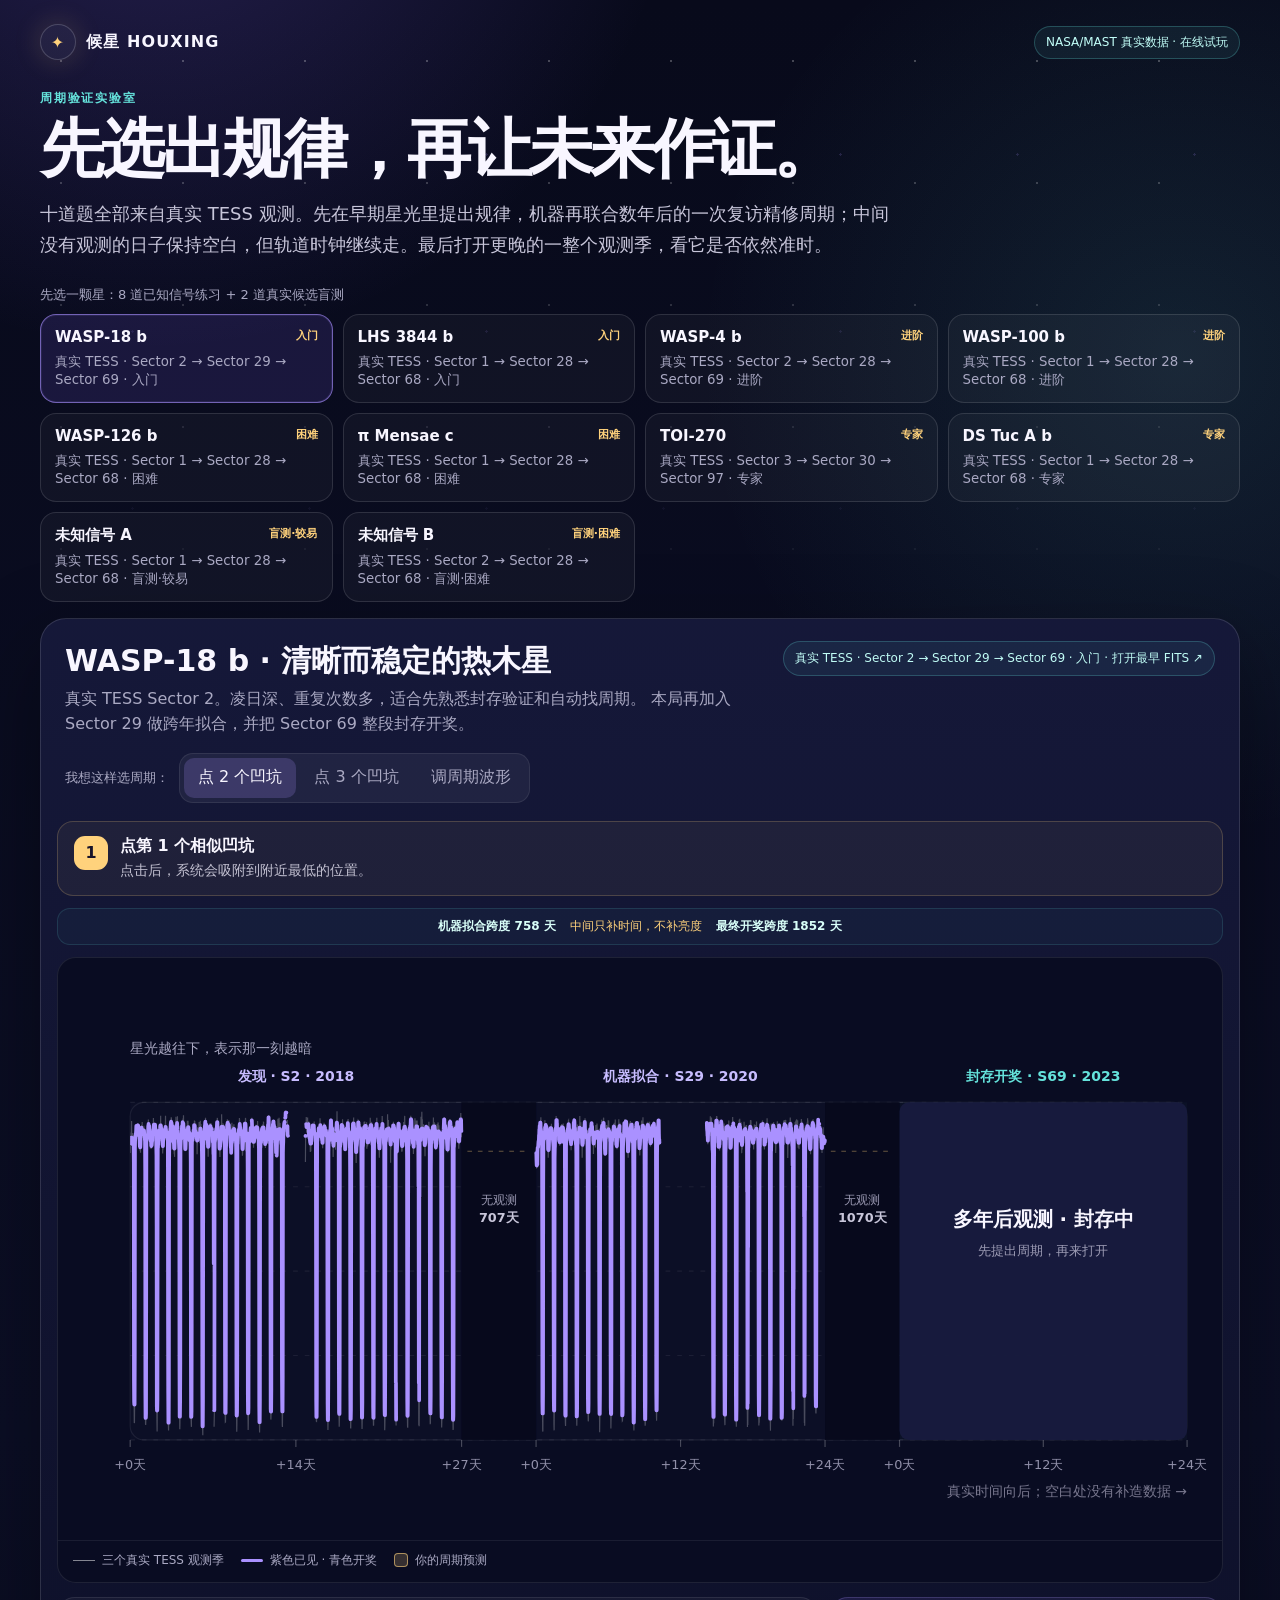
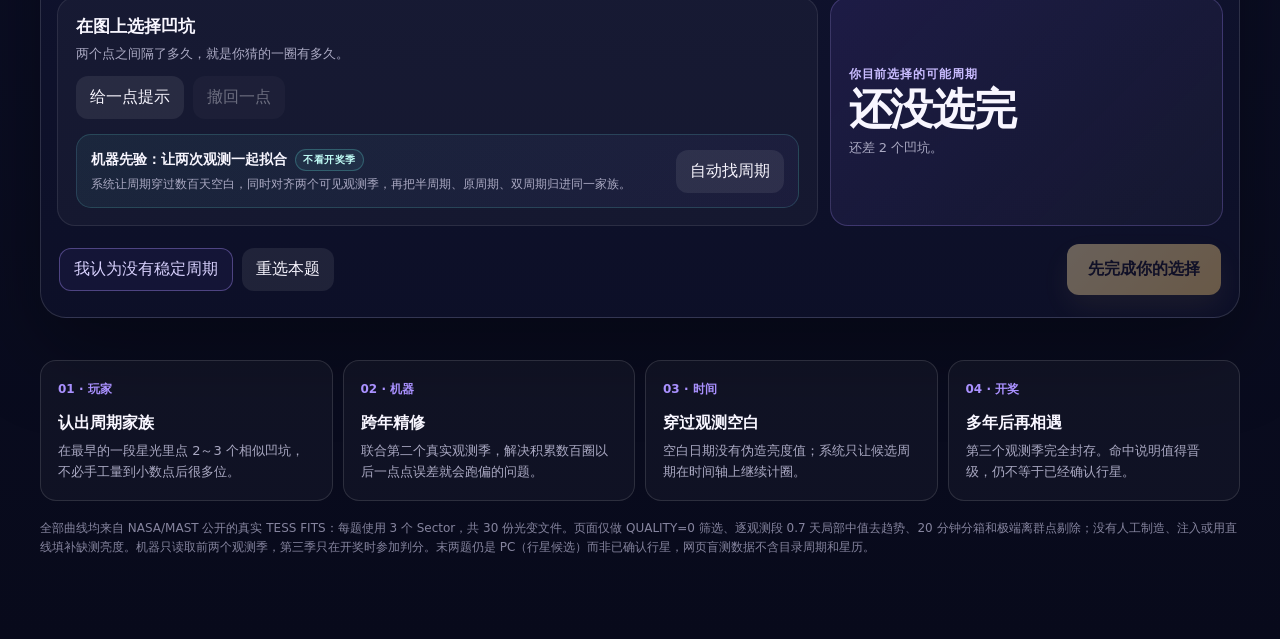
<file: houxing/index.html>
<!doctype html>
<html lang="zh-CN">
<head>
  <meta charset="utf-8">
  <meta name="viewport" content="width=device-width, initial-scale=1">
  <title>候星｜周期验证实验室</title>
  <style>
    :root {
      color-scheme: dark;
      --bg: #080a1b;
      --panel: #141735;
      --panel-2: #0d1028;
      --text: #f8f6ff;
      --muted: #aaa9c3;
      --border: rgba(255,255,255,.12);
      --purple: #aa91ff;
      --purple-2: #765adf;
      --cyan: #65e3dc;
      --gold: #ffd27c;
      --pink: #ff92bf;
      --red: #ff9a9a;
      --green: #83e8ae;
    }
    * { box-sizing: border-box; }
    html { scroll-behavior: smooth; }
    body {
      margin: 0;
      min-width: 320px;
      min-height: 100vh;
      font-family: Inter, ui-sans-serif, system-ui, -apple-system, BlinkMacSystemFont, "Segoe UI", "PingFang SC", "Microsoft YaHei", sans-serif;
      color: var(--text);
      background:
        radial-gradient(circle at 12% -8%, rgba(118,90,223,.28), transparent 33rem),
        radial-gradient(circle at 92% 16%, rgba(101,227,220,.10), transparent 30rem),
        linear-gradient(180deg, #080a1b, #0b0e25 64%, #080a1b);
    }
    body:before {
      content: "";
      position: fixed;
      inset: 0;
      pointer-events: none;
      opacity: .42;
      background-image:
        radial-gradient(circle, rgba(255,255,255,.65) 0 1px, transparent 1.2px),
        radial-gradient(circle, rgba(170,145,255,.52) 0 1px, transparent 1.2px);
      background-position: 0 0, 44px 66px;
      background-size: 122px 122px, 177px 177px;
      mask-image: linear-gradient(to bottom, #000, transparent 75%);
    }
    button, input { font: inherit; }
    button:focus-visible, input:focus-visible {
      outline: 3px solid var(--gold);
      outline-offset: 3px;
    }
    .page {
      position: relative;
      width: min(1200px, calc(100% - 28px));
      margin: 0 auto;
      padding: 24px 0 70px;
    }
    .topbar {
      display: flex;
      justify-content: space-between;
      align-items: center;
      gap: 16px;
      margin-bottom: 30px;
    }
    .brand { display: flex; align-items: center; gap: 10px; font-weight: 850; letter-spacing: .07em; }
    .brand-star {
      display: grid;
      place-items: center;
      width: 36px;
      height: 36px;
      border-radius: 50%;
      color: var(--gold);
      border: 1px solid rgba(255,255,255,.18);
      background: rgba(255,255,255,.05);
      box-shadow: 0 0 28px rgba(255,210,124,.18);
    }
    .offline {
      padding: 7px 11px;
      border: 1px solid rgba(101,227,220,.25);
      border-radius: 999px;
      color: #c3fff9;
      background: rgba(101,227,220,.07);
      font-size: 12px;
    }
    .intro { max-width: 920px; margin-bottom: 25px; }
    .eyebrow { margin: 0 0 9px; color: var(--cyan); font-size: 12px; font-weight: 900; letter-spacing: .15em; }
    h1 { margin: 0; font-size: clamp(34px, 5.5vw, 64px); line-height: 1.05; letter-spacing: -.045em; }
    .intro p:last-child { max-width: 850px; margin: 16px 0 0; color: #c8c6da; font-size: 18px; line-height: 1.72; }
    .dataset-label { margin: 0 0 10px; color: var(--muted); font-size: 13px; }
    .dataset-tabs {
      display: grid;
      grid-template-columns: repeat(4, 1fr);
      gap: 10px;
      margin-bottom: 16px;
    }
    .dataset {
      min-height: 86px;
      padding: 13px 14px;
      text-align: left;
      color: var(--text);
      border: 1px solid var(--border);
      border-radius: 16px;
      background: rgba(255,255,255,.035);
      cursor: pointer;
      transition: .2s ease;
    }
    .dataset:hover { transform: translateY(-2px); background: rgba(255,255,255,.06); }
    .dataset.active { border-color: rgba(170,145,255,.62); background: rgba(118,90,223,.16); box-shadow: inset 0 0 0 1px rgba(170,145,255,.1); }
    .dataset-top { display: flex; justify-content: space-between; gap: 10px; margin-bottom: 7px; }
    .dataset strong { font-size: 15px; }
    .dataset small { display: block; color: var(--muted); line-height: 1.35; }
    .difficulty { color: var(--gold); font-size: 11px; font-weight: 850; }
    .dataset-status { color: var(--green); }
    .lab {
      overflow: hidden;
      border: 1px solid rgba(255,255,255,.13);
      border-radius: 26px;
      background: linear-gradient(180deg, rgba(22,25,58,.96), rgba(13,16,40,.97));
      box-shadow: 0 30px 85px rgba(0,0,0,.35);
    }
    .lab-head {
      display: grid;
      grid-template-columns: minmax(0,1fr) auto;
      align-items: start;
      gap: 22px;
      padding: 22px 24px 16px;
    }
    .star-name { margin: 0 0 5px; font-size: clamp(21px, 3vw, 30px); }
    .star-desc { margin: 0; color: var(--muted); line-height: 1.55; }
    .source-badge {
      padding: 8px 11px;
      border: 1px solid rgba(101,227,220,.24);
      border-radius: 999px;
      color: #c0fcf6;
      background: rgba(101,227,220,.07);
      font-size: 12px;
      white-space: nowrap;
      text-decoration: none;
    }
    .source-badge:hover { border-color: rgba(101,227,220,.5); background: rgba(101,227,220,.12); }
    .mode-row {
      display: flex;
      align-items: center;
      gap: 10px;
      padding: 0 24px 18px;
      overflow-x: auto;
    }
    .mode-label { color: var(--muted); font-size: 13px; white-space: nowrap; }
    .segmented {
      display: inline-flex;
      gap: 4px;
      padding: 4px;
      border-radius: 14px;
      background: rgba(255,255,255,.055);
      border: 1px solid rgba(255,255,255,.08);
    }
    .mode {
      min-height: 40px;
      padding: 0 14px;
      border: 0;
      border-radius: 10px;
      color: var(--muted);
      background: transparent;
      cursor: pointer;
      white-space: nowrap;
    }
    .mode.active { color: var(--text); background: rgba(170,145,255,.2); }
    .instruction {
      display: flex;
      align-items: flex-start;
      gap: 12px;
      margin: 0 16px 12px;
      padding: 14px 16px;
      border: 1px solid rgba(255,210,124,.20);
      border-radius: 16px;
      background: rgba(255,210,124,.055);
    }
    .step {
      display: grid;
      flex: 0 0 auto;
      place-items: center;
      width: 34px;
      height: 34px;
      border-radius: 11px;
      color: #171329;
      background: var(--gold);
      font-weight: 900;
    }
    .instruction strong { display: block; margin: 0 0 3px; font-size: 16px; }
    .instruction p { margin: 0; color: #c1bfd0; line-height: 1.5; font-size: 14px; }
    .baseline-summary {
      display: flex;
      align-items: center;
      justify-content: center;
      flex-wrap: wrap;
      gap: 8px 14px;
      margin: 0 16px 12px;
      padding: 9px 13px;
      color: #c9c7d8;
      border: 1px solid rgba(101,227,220,.14);
      border-radius: 13px;
      background: rgba(101,227,220,.035);
      font-size: 12px;
    }
    .baseline-summary span { color: #d9fff9; font-weight: 850; }
    .baseline-summary i { color: var(--gold); font-style: normal; }
    .chart-shell {
      margin: 0 16px;
      overflow: hidden;
      border: 1px solid rgba(255,255,255,.09);
      border-radius: 19px;
      background: #090c22;
    }
    #mainChart {
      display: block;
      width: 100%;
      min-height: 390px;
      height: auto;
      cursor: crosshair;
      touch-action: manipulation;
      user-select: none;
    }
    .legend {
      display: flex;
      flex-wrap: wrap;
      gap: 9px 17px;
      padding: 11px 15px 13px;
      color: var(--muted);
      border-top: 1px solid rgba(255,255,255,.07);
      font-size: 12px;
    }
    .key { display: inline-flex; align-items: center; gap: 7px; }
    .key i { display: inline-block; }
    .raw-key { width: 22px; height: 1px; background: rgba(255,255,255,.5); }
    .smooth-key { width: 22px; height: 3px; border-radius: 3px; background: var(--purple); }
    .guess-key { width: 14px; height: 14px; border: 1px solid rgba(255,210,124,.6); border-radius: 4px; background: rgba(255,210,124,.18); }
    .control-grid {
      display: grid;
      grid-template-columns: minmax(0, 1.45fr) minmax(280px, .75fr);
      gap: 12px;
      margin: 14px 16px 0;
    }
    .control-card, .answer-card {
      padding: 17px 18px;
      border: 1px solid rgba(255,255,255,.09);
      border-radius: 18px;
      background: rgba(255,255,255,.035);
    }
    .control-card h3, .answer-card h3 { margin: 0 0 6px; font-size: 17px; }
    .control-card > p, .answer-card > p { margin: 0; color: var(--muted); line-height: 1.5; font-size: 13px; }
    .click-controls { display: flex; flex-wrap: wrap; align-items: center; gap: 9px; margin-top: 13px; }
    .wave-controls { display: none; margin-top: 14px; }
    .wave-controls.show { display: grid; gap: 13px; }
    .auto-tool {
      margin-top: 15px;
      padding: 14px;
      border: 1px solid rgba(101,227,220,.18);
      border-radius: 15px;
      background: linear-gradient(135deg, rgba(101,227,220,.07), rgba(118,90,223,.07));
    }
    .auto-head {
      display: flex;
      align-items: center;
      justify-content: space-between;
      gap: 14px;
    }
    .auto-title { display: flex; align-items: center; gap: 8px; margin-bottom: 4px; }
    .auto-title strong { font-size: 14px; }
    .auto-pill {
      padding: 3px 7px;
      border: 1px solid rgba(101,227,220,.26);
      border-radius: 999px;
      color: #bffbf5;
      background: rgba(101,227,220,.07);
      font-size: 10px;
      font-weight: 850;
      letter-spacing: .05em;
    }
    .auto-copy { margin: 0; color: var(--muted); font-size: 12px; line-height: 1.5; }
    .auto-button { flex: 0 0 auto; color: #d6fffb; border: 1px solid rgba(101,227,220,.3); background: rgba(101,227,220,.10); }
    .auto-progress {
      display: none;
      height: 5px;
      margin-top: 13px;
      overflow: hidden;
      border-radius: 99px;
      background: rgba(255,255,255,.07);
    }
    .auto-progress.show { display: block; }
    .auto-progress i {
      display: block;
      width: 38%;
      height: 100%;
      border-radius: inherit;
      background: linear-gradient(90deg, var(--purple), var(--cyan));
      animation: scan 1s ease-in-out infinite alternate;
    }
    .auto-results { display: none; margin-top: 12px; }
    .auto-results.show { display: block; animation: rise .3s ease both; }
    .auto-summary { margin: 0 0 9px; color: #d7d5e4; font-size: 12px; line-height: 1.55; }
    .auto-candidates { display: grid; grid-template-columns: repeat(3,1fr); gap: 7px; }
    .auto-candidate {
      min-width: 0;
      padding: 10px;
      text-align: left;
      color: var(--text);
      border: 1px solid rgba(255,255,255,.10);
      border-radius: 11px;
      background: rgba(5,8,24,.42);
      cursor: pointer;
    }
    .auto-candidate:hover { border-color: rgba(101,227,220,.42); background: rgba(101,227,220,.07); }
    .auto-candidate.selected { border-color: var(--cyan); box-shadow: inset 0 0 0 1px rgba(101,227,220,.18); }
    .auto-rank { display: block; margin-bottom: 3px; color: var(--cyan); font-size: 10px; font-weight: 850; }
    .auto-period { display: block; overflow: hidden; text-overflow: ellipsis; white-space: nowrap; font-weight: 850; font-size: 13px; }
    .auto-score { display: block; margin-top: 4px; color: var(--muted); font-size: 10px; }
    .slider-row {
      display: grid;
      grid-template-columns: 120px minmax(120px,1fr) 95px;
      align-items: center;
      gap: 12px;
    }
    .slider-row label { color: #dad7e7; font-size: 13px; }
    .slider-row output { color: var(--gold); text-align: right; font-variant-numeric: tabular-nums; font-size: 13px; }
    input[type="range"] { width: 100%; accent-color: var(--gold); }
    .btn {
      min-height: 43px;
      padding: 0 14px;
      border: 0;
      border-radius: 12px;
      color: var(--text);
      background: rgba(255,255,255,.08);
      cursor: pointer;
      transition: .2s ease;
    }
    .btn:hover:not(:disabled) { transform: translateY(-1px); background: rgba(255,255,255,.13); }
    .btn:disabled { opacity: .38; cursor: not-allowed; }
    .btn.active { color: #171329; background: var(--cyan); font-weight: 850; }
    .btn-outline { color: #d9d2ff; border: 1px solid rgba(170,145,255,.38); background: rgba(118,90,223,.08); }
    .answer-card {
      display: flex;
      flex-direction: column;
      justify-content: center;
      border-color: rgba(170,145,255,.24);
      background: linear-gradient(135deg, rgba(118,90,223,.14), rgba(255,255,255,.03));
    }
    .answer-label { color: #c9bcff; font-size: 12px; font-weight: 900; letter-spacing: .08em; }
    .answer-value { margin: 5px 0 7px; font-size: clamp(27px, 4vw, 43px); line-height: 1; letter-spacing: -.03em; font-variant-numeric: tabular-nums; }
    .answer-help { color: var(--muted); font-size: 13px; line-height: 1.5; }
    .fold {
      display: none;
      margin: 14px 16px 0;
      padding: 17px 18px 12px;
      border: 1px solid rgba(255,255,255,.09);
      border-radius: 18px;
      background: rgba(7,9,27,.58);
    }
    .fold.show { display: block; animation: rise .35s ease both; }
    .fold-head { display: flex; justify-content: space-between; align-items: start; gap: 18px; }
    .fold h3 { margin: 0 0 5px; font-size: 17px; }
    .fold p { margin: 0; color: var(--muted); line-height: 1.5; font-size: 13px; }
    .fold-score { color: var(--cyan); white-space: nowrap; font-size: 13px; }
    #foldChart { display: block; width: 100%; min-height: 220px; height: auto; }
    .actions {
      display: flex;
      align-items: center;
      justify-content: space-between;
      gap: 12px;
      padding: 18px 18px 22px;
    }
    .actions-left { display: flex; flex-wrap: wrap; gap: 9px; }
    .primary {
      min-height: 51px;
      padding: 0 21px;
      color: #171329;
      background: linear-gradient(135deg, #ffe6ae, var(--gold));
      font-weight: 900;
      box-shadow: 0 12px 30px rgba(255,210,124,.17);
    }
    .primary:hover:not(:disabled) { background: linear-gradient(135deg, #fff0ca, #ffd27c); box-shadow: 0 15px 36px rgba(255,210,124,.24); }
    .result {
      display: none;
      margin: 0 16px 22px;
      padding: clamp(21px, 4vw, 32px);
      border: 1px solid rgba(101,227,220,.30);
      border-radius: 20px;
      background: linear-gradient(135deg, rgba(101,227,220,.13), rgba(118,90,223,.13));
    }
    .result.show { display: block; animation: rise .4s ease both; }
    .result.miss { border-color: rgba(255,154,154,.3); background: rgba(255,154,154,.065); }
    .result.partial { border-color: rgba(255,210,124,.32); background: rgba(255,210,124,.065); }
    .result-kicker { margin: 0 0 7px; color: var(--cyan); font-size: 12px; font-weight: 900; letter-spacing: .12em; }
    .result.miss .result-kicker { color: var(--red); }
    .result.partial .result-kicker { color: var(--gold); }
    .result h2 { margin: 0; font-size: clamp(25px,4vw,40px); letter-spacing: -.03em; }
    .result-copy { max-width: 900px; margin: 12px 0 18px; color: #d0cede; line-height: 1.7; }
    .checks { display: grid; grid-template-columns: repeat(3,1fr); gap: 9px; }
    .check { padding: 13px; border-radius: 13px; background: rgba(4,6,20,.32); color: #cbc9d8; line-height: 1.45; font-size: 13px; }
    .check strong { display: block; margin-bottom: 4px; color: var(--text); }
    .explain {
      display: grid;
      grid-template-columns: repeat(4,1fr);
      gap: 10px;
      margin-top: 42px;
    }
    .explain article { padding: 17px; border: 1px solid var(--border); border-radius: 16px; background: rgba(255,255,255,.03); }
    .explain span { color: var(--purple); font-size: 12px; font-weight: 900; }
    .explain h3 { margin: 15px 0 7px; font-size: 16px; }
    .explain p { margin: 0; color: var(--muted); font-size: 13px; line-height: 1.6; }
    .footnote { margin-top: 18px; color: #85849e; font-size: 12px; line-height: 1.6; }
    .toast {
      position: fixed;
      left: 50%;
      bottom: 22px;
      z-index: 10;
      max-width: calc(100% - 28px);
      padding: 11px 15px;
      transform: translate(-50%, 20px);
      opacity: 0;
      pointer-events: none;
      color: var(--text);
      border: 1px solid rgba(255,255,255,.17);
      border-radius: 12px;
      background: rgba(15,18,44,.96);
      box-shadow: 0 16px 45px rgba(0,0,0,.38);
      transition: .22s ease;
    }
    .toast.show { opacity: 1; transform: translate(-50%,0); }
    @keyframes rise { from { opacity: 0; transform: translateY(10px); } to { opacity: 1; transform: none; } }
    @keyframes scan { from { transform: translateX(-15%); } to { transform: translateX(180%); } }
    @media (max-width: 860px) {
      .dataset-tabs { grid-template-columns: repeat(2,1fr); }
      .control-grid { grid-template-columns: 1fr; }
      .checks { grid-template-columns: 1fr; }
      .explain { grid-template-columns: repeat(2,1fr); }
    }
    @media (max-width: 560px) {
      .page { width: min(100% - 18px,1200px); padding-top: 16px; }
      .offline { display: none; }
      .dataset-tabs { grid-template-columns: 1fr 1fr; }
      .dataset { min-height: 96px; padding: 11px; }
      .lab { border-radius: 20px; }
      .lab-head { grid-template-columns: 1fr; padding: 18px 16px 13px; }
      .source-badge { justify-self: start; }
      .mode-row { padding: 0 16px 15px; }
      .instruction, .baseline-summary, .chart-shell, .control-grid, .fold, .result { margin-left: 8px; margin-right: 8px; }
      #mainChart { min-height: 420px; }
      .slider-row { grid-template-columns: 1fr; gap: 5px; }
      .slider-row output { text-align: left; }
      .auto-head { align-items: stretch; flex-direction: column; }
      .auto-button { width: 100%; }
      .auto-candidates { grid-template-columns: 1fr; }
      .fold-head { flex-direction: column; }
      .actions { flex-direction: column-reverse; align-items: stretch; padding: 16px 12px 19px; }
      .primary { width: 100%; }
      .actions-left .btn { flex: 1; }
      .explain { grid-template-columns: 1fr; }
    }
    @media (prefers-reduced-motion: reduce) {
      *,*:before,*:after { animation-duration: .01ms !important; animation-iteration-count: 1 !important; transition-duration: .01ms !important; scroll-behavior: auto !important; }
    }
  </style>
</head>
<body>
  <main class="page">
    <header class="topbar">
      <div class="brand"><span class="brand-star">✦</span><span>候星 HOUXING</span></div>
      <span class="offline">NASA/MAST 真实数据 · 在线试玩</span>
    </header>

    <section class="intro">
      <p class="eyebrow">周期验证实验室</p>
      <h1>先选出规律，再让未来作证。</h1>
      <p>十道题全部来自真实 TESS 观测。先在早期星光里提出规律，机器再联合数年后的一次复访精修周期；中间没有观测的日子保持空白，但轨道时钟继续走。最后打开更晚的一整个观测季，看它是否依然准时。</p>
    </section>

    <p class="dataset-label">先选一颗星：8 道已知信号练习 + 2 道真实候选盲测</p>
    <div class="dataset-tabs" id="datasetTabs"></div>

    <section class="lab">
      <header class="lab-head">
        <div><h2 class="star-name" id="starName"></h2><p class="star-desc" id="starDesc"></p></div>
        <a class="source-badge" id="sourceBadge" target="_blank" rel="noreferrer"></a>
      </header>

      <div class="mode-row">
        <span class="mode-label">我想这样选周期：</span>
        <div class="segmented" role="group" aria-label="选择周期的方式">
          <button class="mode active" data-mode="two" type="button">点 2 个凹坑</button>
          <button class="mode" data-mode="three" type="button">点 3 个凹坑</button>
          <button class="mode" data-mode="wave" type="button">调周期波形</button>
        </div>
      </div>

      <div class="instruction">
        <span class="step" id="stepNumber">1</span>
        <div><strong id="instructionTitle">点第一个你觉得像“遮挡”的凹坑</strong><p id="instructionCopy">点击后，系统会吸附到附近最低的位置。</p></div>
      </div>

      <div class="baseline-summary" aria-label="长时间序列范围">
        <span id="fitBaseline"></span>
        <i>中间只补时间，不补亮度</i>
        <span id="revealBaseline"></span>
      </div>

      <div class="chart-shell">
        <svg id="mainChart" viewBox="0 0 1000 500" role="img" aria-label="恒星亮度随时间变化的曲线，右侧数据暂时封存。"></svg>
        <div class="legend">
          <span class="key"><i class="raw-key"></i>三个真实 TESS 观测季</span>
          <span class="key"><i class="smooth-key"></i>紫色已见 · 青色开奖</span>
          <span class="key"><i class="guess-key"></i>你的周期预测</span>
        </div>
      </div>

      <div class="control-grid">
        <section class="control-card">
          <h3 id="controlTitle">在图上选择凹坑</h3>
          <p id="controlHelp">两个点之间隔了多久，就是你猜的一圈有多久。</p>
          <div class="click-controls" id="clickControls">
            <button class="btn" id="hintButton" type="button">给一点提示</button>
            <button class="btn" id="undoButton" type="button" disabled>撤回一点</button>
          </div>
          <div class="wave-controls" id="waveControls">
            <div class="slider-row">
              <label for="periodSlider">一圈有多长</label>
              <input id="periodSlider" type="range" min="0.45" max="2.4" step="0.005" value="1.2">
              <output id="periodOutput"></output>
            </div>
            <div class="slider-row">
              <label for="phaseSlider">整把尺子左右移</label>
              <input id="phaseSlider" type="range" min="0" max="1" step="0.002" value=".25">
              <output id="phaseOutput">拖到波谷压住凹坑</output>
            </div>
            <p>金色波浪只是“量周期的尺子”，不是恒星真实的亮度形状。让它的每个波谷尽量压住紫色凹坑。</p>
          </div>
          <div class="auto-tool">
            <div class="auto-head">
              <div>
                <div class="auto-title"><strong>机器先验：让两次观测一起拟合</strong><span class="auto-pill">不看开奖季</span></div>
                <p class="auto-copy">系统让周期穿过数百天空白，同时对齐两个可见观测季，再把半周期、原周期、双周期归进同一家族。</p>
              </div>
              <button class="btn auto-button" id="autoScanButton" type="button">自动找周期</button>
            </div>
            <div class="auto-progress" id="autoProgress" aria-hidden="true"><i></i></div>
            <div class="auto-results" id="autoResults" aria-live="polite">
              <p class="auto-summary" id="autoSummary"></p>
              <div class="auto-candidates" id="autoCandidates"></div>
            </div>
          </div>
        </section>

        <aside class="answer-card">
          <span class="answer-label">你目前选择的可能周期</span>
          <strong class="answer-value" id="answerValue">还没选完</strong>
          <span class="answer-help" id="answerHelp">选出足够的凹坑后，系统会把周期画成重复竖带。</span>
        </aside>
      </div>

      <section class="fold" id="foldPanel">
        <div class="fold-head">
          <div><h3>把不同年份的一圈剪下来摞齐</h3><p>中线是你预测“行星经过”的时刻。若早期、复访和开奖季的凹坑都靠近中线，这个周期才经得住时间。</p></div>
          <span class="fold-score" id="foldScore"></span>
        </div>
        <svg id="foldChart" viewBox="0 0 1000 310" role="img" aria-label="按用户选择的周期把多段曲线分行对齐。"></svg>
      </section>

      <div class="actions">
        <div class="actions-left">
          <button class="btn btn-outline" id="noPatternButton" type="button">我认为没有稳定周期</button>
          <button class="btn" id="resetButton" type="button">重选本题</button>
        </div>
        <button class="btn primary" id="revealButton" type="button" disabled>先完成你的选择</button>
      </div>

      <section class="result" id="result">
        <p class="result-kicker" id="resultKicker"></p>
        <h2 id="resultTitle"></h2>
        <p class="result-copy" id="resultCopy"></p>
        <div class="checks">
          <div class="check"><strong>你提交的判断</strong><span id="submittedCheck"></span></div>
          <div class="check"><strong>多年后发生了什么</strong><span id="hiddenCheck"></span></div>
          <div class="check"><strong>科学上意味着什么</strong><span id="scienceCheck"></span></div>
        </div>
      </section>
    </section>

    <section class="explain" aria-label="完整流程">
      <article><span>01 · 玩家</span><h3>认出周期家族</h3><p>在最早的一段星光里点 2～3 个相似凹坑，不必手工量到小数点后很多位。</p></article>
      <article><span>02 · 机器</span><h3>跨年精修</h3><p>联合第二个真实观测季，解决积累数百圈以后一点点误差就会跑偏的问题。</p></article>
      <article><span>03 · 时间</span><h3>穿过观测空白</h3><p>空白日期没有伪造亮度值；系统只让候选周期在时间轴上继续计圈。</p></article>
      <article><span>04 · 开奖</span><h3>多年后再相遇</h3><p>第三个观测季完全封存。命中说明值得晋级，仍不等于已经确认行星。</p></article>
    </section>
    <p class="footnote">全部曲线均来自 NASA/MAST 公开的真实 TESS FITS：每题使用 3 个 Sector，共 30 份光变文件。页面仅做 QUALITY=0 筛选、逐观测段 0.7 天局部中值去趋势、20 分钟分箱和极端离群点剔除；没有人工制造、注入或用直线填补缺测亮度。机器只读取前两个观测季，第三季只在开奖时参加判分。末两题仍是 PC（行星候选）而非已确认行星，网页盲测数据不含目录周期和星历。</p>
  </main>

  <div class="toast" id="toast" role="status" aria-live="polite"></div>

  <script src="./real-datasets.js"></script>
  <script src="./datasets/wasp18.js"></script>
  <script src="./datasets/lhs3844.js"></script>
  <script src="./datasets/wasp4.js"></script>
  <script src="./datasets/wasp100.js"></script>
  <script src="./datasets/wasp126.js"></script>
  <script src="./datasets/pimen.js"></script>
  <script src="./datasets/toi270.js"></script>
  <script src="./datasets/dstuc.js"></script>
  <script src="./datasets/blind_a.js"></script>
  <script src="./datasets/blind_b.js"></script>
  <script>
  (function () {
    "use strict";
    var NS = "http://www.w3.org/2000/svg";
    var reducedMotion = window.matchMedia && window.matchMedia("(prefers-reduced-motion: reduce)").matches;

    var datasets = (window.HOUXING_REAL_DATASETS || []).map(function (dataset) {
      dataset.segments = dataset.segments || [];
      dataset.data.points = [];
      dataset.segments.forEach(function (segment, segmentIndex) {
        segment.index = segmentIndex;
        segment.points = segment.points.map(function (point) {
          return { x: point[0], y: point[1], segmentIndex: segmentIndex, role: segment.role };
        });
        dataset.data.points = dataset.data.points.concat(segment.points);
      });
      dataset.smooth = null;
      dataset.layout = null;
      return dataset;
    });

    var state = {
      datasetIndex: 0,
      mode: "two",
      marks: [],
      candidatePeriod: null,
      candidatePhase: null,
      rawPeriod: null,
      noPattern: false,
      hint: false,
      revealed: false,
      candidateSource: null,
      autoOptions: [],
      autoRunToken: 0,
      matchedSignal: null,
      validation: null,
      completed: {},
      toastTimer: null
    };

    var mainChart = document.getElementById("mainChart");
    var foldChart = document.getElementById("foldChart");
    var datasetTabs = document.getElementById("datasetTabs");
    var periodSlider = document.getElementById("periodSlider");
    var phaseSlider = document.getElementById("phaseSlider");
    var revealButton = document.getElementById("revealButton");
    var noPatternButton = document.getElementById("noPatternButton");
    var undoButton = document.getElementById("undoButton");
    var hintButton = document.getElementById("hintButton");
    var autoScanButton = document.getElementById("autoScanButton");
    var autoProgress = document.getElementById("autoProgress");
    var autoResults = document.getElementById("autoResults");
    var autoCandidates = document.getElementById("autoCandidates");
    var result = document.getElementById("result");
    var plot = { left: 62, right: 970, top: 124, bottom: 414 };

    function svgEl(name, attrs, text) {
      var node = document.createElementNS(NS, name);
      Object.keys(attrs || {}).forEach(function (key) { node.setAttribute(key, attrs[key]); });
      if (text !== undefined) node.textContent = text;
      return node;
    }
    function current() { return datasets[state.datasetIndex]; }
    function validPoints() { return current().data.points.filter(function (p) { return p.y != null; }); }
    function maxTime() { return current().segments[current().segments.length-1].end; }
    function segmentForTime(time) {
      return current().segments.find(function(segment){return time>=segment.start-.001&&time<=segment.end+.001;}) || null;
    }
    function visiblePoints() {
      return current().data.points.filter(function(p){return p.y!=null&&p.role!=="reveal";});
    }
    function hiddenPoints() {
      return current().data.points.filter(function(p){return p.y!=null&&p.role==="reveal";});
    }
    function buildLayout() {
      var d=current();
      if(d.layout)return d.layout;
      var gapWidth=64,totalWidth=plot.right-plot.left-gapWidth*Math.max(0,d.segments.length-1);
      var totalDuration=d.segments.reduce(function(sum,segment){return sum+segment.duration;},0);
      var cursor=plot.left;
      d.layout=d.segments.map(function(segment,index){
        var width=totalWidth*segment.duration/totalDuration;
        var item={segment:segment,x0:cursor,x1:cursor+width};
        cursor+=width+(index<d.segments.length-1?gapWidth:0);
        return item;
      });
      return d.layout;
    }
    function movingMedian(points, radius) {
      return points.map(function (point, index) {
        if (point.y == null) return { x: point.x, y: null };
        var values = [];
        for (var j = -radius; j <= radius; j++) {
          var neighbour=points[index+j];
          var value = neighbour && neighbour.y;
          if (Number.isFinite(value)&&Math.abs(neighbour.x-point.x)<.12) values.push(value);
        }
        values.sort(function (a,b) { return a-b; });
        return { x: point.x, y: values[Math.floor(values.length / 2)], segmentIndex:point.segmentIndex, role:point.role };
      });
    }
    function ranges() {
      var values = validPoints().map(function (p) { return p.y; }).sort(function(a,b){return a-b;});
      var low = values[Math.floor(values.length*.0025)];
      var high = values[Math.min(values.length-1,Math.ceil(values.length*.9975))];
      var pad = current().yPad || .04;
      return { low: low - pad, high: high + pad };
    }
    function xScale(t) {
      var item=buildLayout().find(function(layout){return t>=layout.segment.start-.001&&t<=layout.segment.end+.001;});
      if(!item)return null;
      return item.x0+(t-item.segment.start)/(item.segment.end-item.segment.start)*(item.x1-item.x0);
    }
    function xInvert(px) {
      var item=buildLayout().find(function(layout){return px>=layout.x0&&px<=layout.x1;});
      if(!item)return null;
      return item.segment.start+(px-item.x0)/(item.x1-item.x0)*(item.segment.end-item.segment.start);
    }
    function yScale(y, range) { return plot.bottom - (y - range.low) / (range.high - range.low) * (plot.bottom - plot.top); }
    function pathFor(points, range, xFn, yFn) {
      var out = "", drawing = false;
      var previous=null;
      points.forEach(function (p) {
        if (p.y == null) { drawing = false; return; }
        var x = xFn ? xFn(p) : xScale(p.x);
        var y = yFn ? yFn(p) : yScale(p.y, range);
        if(x==null||!Number.isFinite(x)){drawing=false;return;}
        if(previous&&Math.abs(p.x-previous.x)>.08)drawing=false;
        out += (drawing ? "L" : "M") + x.toFixed(2) + "," + y.toFixed(2);
        drawing = true;
        previous=p;
      });
      return out;
    }
    function formatPeriod(days) {
      var minutes = Math.round(days * 24 * 60);
      if(minutes>=2880){
        var dayCount=Math.floor(minutes/1440);
        var dayHours=Math.floor((minutes%1440)/60);
        var dayMinutes=minutes%60;
        return dayCount+" 天"+(dayHours?" "+dayHours+" 小时":"")+(dayMinutes?" "+dayMinutes+" 分":"");
      }
      var hours = Math.floor(minutes / 60), rest = minutes % 60;
      return hours + " 小时" + (rest ? " " + rest + " 分" : "");
    }
    function showToast(message) {
      var toast = document.getElementById("toast");
      toast.textContent = message;
      toast.classList.add("show");
      clearTimeout(state.toastTimer);
      state.toastTimer = setTimeout(function () { toast.classList.remove("show"); }, 2300);
    }
    function candidateReady() {
      return state.noPattern || (Number.isFinite(state.candidatePeriod) && state.candidatePeriod > .1);
    }
    function recurrences() {
      if (!Number.isFinite(state.candidatePeriod) || !Number.isFinite(state.candidatePhase)) return [];
      var out=[];
      current().segments.forEach(function(segment){
        out=out.concat(recurrenceTimes(state.candidatePeriod,state.candidatePhase,segment.start,segment.end));
      });
      return out.sort(function(a,b){return a-b;});
    }
    function nearestMinimum(day) {
      if(!Number.isFinite(day))return null;
      var smooth = current().smooth;
      var width = .22;
      var candidates = smooth.filter(function (p) { return p.y != null && p.role === "discover" && Math.abs(p.x - day) <= width; });
      if (!candidates.length) return null;
      return candidates.reduce(function (best,p) { return !best || p.y < best.y ? p : best; }, null);
    }
    function median(values) {
      if (!values.length) return 0;
      var sorted = values.slice().sort(function (a,b) { return a-b; });
      var middle = Math.floor(sorted.length / 2);
      return sorted.length % 2 ? sorted[middle] : (sorted[middle-1] + sorted[middle]) / 2;
    }
    function visibleResiduals() {
      var visible = visiblePoints();
      if (!visible.length) return [];
      var cadence = visible.length > 1 ? median(visible.slice(1).map(function (p,index) { return p.x - visible[index].x; }).filter(function (v) { return v > 0 && v < .08; })) : .0125;
      var radius = Math.max(7, Math.round(.24 / Math.max(.004,cadence)));
      return visible.map(function (point,index) {
        var values = [];
        for (var j=Math.max(0,index-radius); j<=Math.min(visible.length-1,index+radius); j++) {
          if (Math.abs(visible[j].x-point.x) <= .28) values.push(visible[j].y);
        }
        return { x:point.x, y:point.y-median(values) };
      });
    }
    function harmonicRelation(first,second) {
      var ratio=first/second;
      return [1/3,1/2,1,2,3].some(function(target){return Math.abs(ratio-target)/target<.008;});
    }
    function groupMachineCandidates(raw) {
      var families=[];
      raw.forEach(function(candidate){
        var family=families.find(function(item){return harmonicRelation(candidate.period,item.period);});
        if(family)family.variants.push(candidate);
        else families.push(Object.assign({},candidate,{variants:[candidate]}));
      });
      return families.slice(0,3).map(function(family,index){
        family.rank=index+1;
        family.events=current().segments.filter(function(segment){return segment.role!=="reveal";}).reduce(function(total,segment){
          return total+recurrenceTimes(family.period,family.phase,segment.start,segment.end).length;
        },0);
        return family;
      });
    }
    function autoPeriodScan() {
      var d = current();
      if(d.machineCandidates&&d.machineCandidates.length){
        return groupMachineCandidates(d.machineCandidates);
      }
      var series = visibleResiduals();
      if (series.length < 40) return [];
      var residualMedian = median(series.map(function(p){return p.y;}));
      var sigma = Math.max(
        .0001,
        1.4826 * median(series.map(function(p){return Math.abs(p.y-residualMedian);}))
      );
      var minPeriod = d.autoMin || .45;
      var observedDays=d.segments.filter(function(segment){return segment.role!=="reveal";}).reduce(function(total,segment){return total+segment.duration;},0);
      var maxPeriod = Math.min(d.autoMax || 3.05, observedDays / 2.02);
      var step = Math.max(.004, (maxPeriod-minPeriod)/430);
      var bins = 52;
      var results = [];
      for (var period=minPeriod; period<=maxPeriod+.0001; period+=step) {
        var sums = new Array(bins).fill(0);
        var counts = new Array(bins).fill(0);
        var total = 0;
        series.forEach(function(point){
          var phase = ((point.x % period) + period) % period;
          var bin = Math.min(bins-1,Math.floor(phase/period*bins));
          sums[bin] += point.y; counts[bin]++; total += point.y;
        });
        var best = null;
        for (var width=2; width<=6; width++) {
          for (var start=0; start<bins; start++) {
            var insideSum=0, insideCount=0;
            for (var w=0; w<width; w++) {
              var b=(start+w)%bins;
              insideSum+=sums[b]; insideCount+=counts[b];
            }
            if (insideCount<7 || series.length-insideCount<20) continue;
            var insideMean=insideSum/insideCount;
            var outsideMean=(total-insideSum)/(series.length-insideCount);
            var depth=outsideMean-insideMean;
            if(depth<=0)continue;
            var snr=depth*Math.sqrt(insideCount*(series.length-insideCount)/series.length)/sigma;
            if(!best||snr>best.snr)best={snr:snr,start:start,width:width,depth:depth};
          }
        }
        if(!best)continue;
        var phaseCenter=((best.start+best.width/2)%bins)/bins*period;
        var halfWindow=best.width/bins*period*.62;
        var eventMeans=[];
        d.segments.filter(function(segment){return segment.role!=="reveal";}).forEach(function(segment){
          recurrenceTimes(period,phaseCenter,segment.start,segment.end).forEach(function(center){
            var eventPoints=series.filter(function(p){return Math.abs(p.x-center)<=halfWindow;});
            if(eventPoints.length>=3)eventMeans.push(eventPoints.reduce(function(sum,p){return sum+p.y;},0)/eventPoints.length);
          });
        });
        var negative=eventMeans.filter(function(v){return v<-.16*sigma;}).length;
        var coherence=eventMeans.length?negative/eventMeans.length:0;
        var eventMedian=eventMeans.length?median(eventMeans):0;
        var eventSpread=eventMeans.length?1.4826*median(eventMeans.map(function(v){return Math.abs(v-eventMedian);})):sigma;
        var consistency=1/(1+eventSpread/Math.max(best.depth,.001));
        var eventFactor=Math.sqrt(Math.max(1,Math.min(6,eventMeans.length))/2);
        var score=best.snr*(.38+.62*coherence)*(.72+.28*consistency)*eventFactor;
        results.push({period:period,phase:phaseCenter,score:score,events:eventMeans.length,coherence:coherence,depth:best.depth});
      }
      results.sort(function(a,b){return b.score-a.score;});
      var chosen=[];
      results.some(function(candidate){
        var tooClose=chosen.some(function(item){return Math.abs(item.period-candidate.period)/item.period<.035;});
        if(!tooClose)chosen.push(candidate);
        return chosen.length===3;
      });
      if(!chosen.length)return [];
      var top=chosen[0].score;
      chosen.forEach(function(candidate,index){
        candidate.rank=index+1;
        candidate.relative=Math.max(1,Math.round(candidate.score/top*100));
      });
      return chosen;
    }
    function renderAutoResults() {
      autoCandidates.replaceChildren();
      if(!state.autoOptions.length){
        document.getElementById("autoSummary").textContent="可见数据不足，系统暂时无法形成候选。你仍可以自己选择，或提交“没有稳定周期”。";
        autoResults.classList.add("show");
        return;
      }
      var top=state.autoOptions[0];
      var runner=state.autoOptions[1];
      var margin=runner?top.relative-runner.relative:100;
      var strength=margin>=35?"较强":margin>=15?"中等":"较弱";
      document.getElementById("autoSummary").textContent="已联合扫描两个真实观测季，并让周期跨过中间空白继续计时。最可疑的是 "+formatPeriod(top.period)+"，长基线证据“"+strength+"”。下面是周期家族排名，不是行星概率。";
      state.autoOptions.forEach(function(candidate,index){
        var button=document.createElement("button");
        button.type="button";
        button.className="auto-candidate"+(state.candidateSource==="auto"&&Math.abs(state.candidatePeriod-candidate.period)<.0001?" selected":"");
        var variants=candidate.variants.filter(function(item){return Math.abs(item.period-candidate.period)/candidate.period>.003;}).slice(0,2);
        var familyText=variants.length?" · 同族还有 "+variants.map(function(item){return formatPeriod(item.period);}).join(" / "):"";
        button.innerHTML="<span class=\"auto-rank\">周期家族 "+(index+1)+" · 点击采用</span><span class=\"auto-period\">"+formatPeriod(candidate.period)+"</span><span class=\"auto-score\">相对匹配 "+candidate.relative+"% · 跨段对齐 "+candidate.events+" 圈"+familyText+"</span>";
        button.addEventListener("click",function(){applyAutoCandidate(index);});
        autoCandidates.appendChild(button);
      });
      autoResults.classList.add("show");
    }
    function runAutoScan() {
      if(state.revealed)return;
      var token=++state.autoRunToken;
      autoScanButton.disabled=true;
      autoScanButton.textContent="正在尝试很多周期…";
      autoProgress.classList.add("show");
      autoResults.classList.remove("show");
      var options=autoPeriodScan();
      setTimeout(function(){
        if(token!==state.autoRunToken)return;
        state.autoOptions=options;
        autoProgress.classList.remove("show");
        autoScanButton.disabled=false;
        autoScanButton.textContent="重新扫描";
        renderAutoResults();
      },reducedMotion?30:620);
    }
    function applyAutoCandidate(index) {
      var candidate=state.autoOptions[index];
      if(!candidate||state.revealed)return;
      state.marks=[];
      state.noPattern=false;
      state.candidatePeriod=candidate.period;
      state.candidatePhase=candidate.phase;
      state.rawPeriod=candidate.period;
      state.candidateSource="auto";
      undoButton.disabled=true;
      updateCandidate();
      drawMain();
      renderAutoResults();
      showToast("已采用机器候选 "+(index+1)+"。你可以直接封存验证，也可以继续手动改答案。");
    }
    function clearAutoResults() {
      state.autoRunToken++;
      state.autoOptions=[];
      autoProgress.classList.remove("show");
      autoResults.classList.remove("show");
      autoCandidates.replaceChildren();
      autoScanButton.disabled=false;
      autoScanButton.textContent="自动找周期";
    }
    function updateTabs() {
      datasetTabs.innerHTML = "";
      datasets.forEach(function (d,index) {
        var button = document.createElement("button");
        button.type = "button";
        button.className = "dataset" + (index === state.datasetIndex ? " active" : "");
        var status = state.completed[d.id] ? "<span class=\"dataset-status\">✓ 已尝试</span>" : "<span class=\"difficulty\">" + d.difficulty + "</span>";
        button.innerHTML = "<span class=\"dataset-top\"><strong>" + d.short + "</strong>" + status + "</span><small>" + d.source + " · " + d.difficulty + "</small>";
        button.addEventListener("click", function () { selectDataset(index); });
        datasetTabs.appendChild(button);
      });
    }
    function updateInstructions() {
      var title = document.getElementById("instructionTitle");
      var copy = document.getElementById("instructionCopy");
      var number = document.getElementById("stepNumber");
      if (state.revealed) {
        number.textContent = "✓";
        title.textContent = "多年后的封存观测已经打开";
        copy.textContent = "看金色周期跨过长期空白后，是否仍压住青色真实凹坑。";
        return;
      }
      if (state.noPattern) {
        number.textContent = "2";
        title.textContent = "你选择了“没有稳定周期”";
        copy.textContent = "现在可以封存这个判断，打开后半段看看是否存在持续重复。";
        return;
      }
      if (state.candidateSource === "auto" && candidateReady()) {
        number.textContent = "2";
        title.textContent = "机器已经用跨年观测精修周期";
        copy.textContent = "这把周期尺同时对齐了早期发现段和后来的拟合段，封存季仍未参与。";
        return;
      }
      if (state.mode === "wave") {
        number.textContent = candidateReady() ? "2" : "1";
        title.textContent = "让金色波形的每个波谷压住紫色凹坑";
        copy.textContent = "上面的滑块控制一圈多长，下面的滑块让整把周期尺左右移动。";
        return;
      }
      var needed = state.mode === "three" ? 3 : 2;
      number.textContent = String(Math.min(state.marks.length + 1, 2));
      if (state.marks.length < needed) {
        title.textContent = "点第 " + (state.marks.length + 1) + " 个相似凹坑";
        copy.textContent = state.marks.length ? "继续向右找下一次形状相似的变暗，尽量选择相邻的凹坑。" : "点击后，系统会吸附到附近最低的位置。";
      } else {
        title.textContent = "你选择的周期已经变成一把预测尺";
        copy.textContent = "确认后，右侧幕布才会打开；系统会检查真实凹坑有没有落进金色预测带。";
      }
    }
    function updateCandidate() {
      var value = document.getElementById("answerValue");
      var help = document.getElementById("answerHelp");
      var foldPanel = document.getElementById("foldPanel");
      if (state.noPattern) {
        value.textContent = "没有稳定周期";
        help.textContent = "你认为前半段的凹坑无法用同一把周期尺持续解释。";
        foldPanel.classList.remove("show");
      } else if (candidateReady()) {
        value.textContent = formatPeriod(state.candidatePeriod);
        help.textContent = state.candidateSource === "auto"
          ? "机器联合两个可见观测季得到这个精修周期；多年后的开奖季没有参与。"
          : state.candidateSource === "human-fit"
            ? "你先选中了这个周期家族；机器再用跨年拟合段把它精修到足以远期预测。"
            : "也就是你猜：可能的行星每隔这么久回来遮住一次星光。";
        foldPanel.classList.add("show");
        drawFold(true);
      } else {
        value.textContent = "还没选完";
        var needed = state.mode === "three" ? 3 : 2;
        help.textContent = state.mode === "wave" ? "拖动滑块，让波谷对齐凹坑。" : "还差 " + (needed - state.marks.length) + " 个凹坑。";
        foldPanel.classList.remove("show");
      }
      revealButton.disabled = !candidateReady() || state.revealed;
      revealButton.textContent = candidateReady() ? "封存这把周期尺 · 打开多年后观测" : "先完成你的选择";
      noPatternButton.classList.toggle("active", state.noPattern);
      if(state.candidateSource!=="auto")autoCandidates.querySelectorAll(".selected").forEach(function(node){node.classList.remove("selected");});
      updateInstructions();
    }
    function deriveFromMarks() {
      var needed = state.mode === "three" ? 3 : 2;
      if (state.marks.length < needed) {
        state.candidatePeriod = null;
        state.candidatePhase = null;
        state.candidateSource = null;
        return;
      }
      var intervals = [];
      for (var i = 1; i < state.marks.length; i++) intervals.push(state.marks[i].x - state.marks[i-1].x);
      intervals.sort(function (a,b) { return a-b; });
      var rough=intervals[Math.floor(intervals.length / 2)];
      state.rawPeriod=rough;
      var refined=nearestLongCandidate(rough,.08);
      state.candidatePeriod = refined ? refined.period : rough;
      state.candidatePhase = refined ? refined.phase : state.marks[0].x;
      state.candidateSource = refined ? "human-fit" : "human";
    }
    function nearestLongCandidate(period,tolerance) {
      var candidates=current().machineCandidates||[];
      var best=null;
      candidates.forEach(function(candidate){
        var error=Math.abs(candidate.period-period)/period;
        if(error<=tolerance&&(!best||error<best.error))best={candidate:candidate,error:error};
      });
      return best&&best.candidate;
    }
    function calibrateWaveCandidate() {
      if(state.candidateSource!=="wave")return;
      var rough=state.candidatePeriod;
      var refined=nearestLongCandidate(rough,.045);
      if(!refined)return;
      state.rawPeriod=rough;
      state.candidatePeriod=refined.period;
      state.candidatePhase=refined.phase;
      state.candidateSource="wave-fit";
    }
    function waveCandidate() {
      state.candidatePeriod = Number(periodSlider.value);
      state.candidatePhase = Number(phaseSlider.value) * state.candidatePeriod;
      state.rawPeriod = state.candidatePeriod;
      state.noPattern = false;
      state.candidateSource = "wave";
      periodOutput.textContent = formatPeriod(state.candidatePeriod);
      document.getElementById("phaseOutput").textContent = "波谷起点：" + state.candidatePhase.toFixed(2) + " 天";
      updateCandidate();
      drawMain();
    }
    function setMode(mode) {
      state.mode = mode;
      state.marks = [];
      state.noPattern = false;
      state.revealed = false;
      state.matchedSignal = null;
      state.validation = null;
      state.candidatePeriod = null;
      state.candidatePhase = null;
      state.rawPeriod = null;
      state.candidateSource = null;
      result.className = "result";
      document.querySelectorAll(".mode").forEach(function (button) { button.classList.toggle("active", button.dataset.mode === mode); });
      var wave = mode === "wave";
      document.getElementById("waveControls").classList.toggle("show", wave);
      document.getElementById("clickControls").style.display = wave ? "none" : "flex";
      document.getElementById("controlTitle").textContent = wave ? "调一条看得见的周期波形" : "在图上选择凹坑";
      document.getElementById("controlHelp").textContent = wave ? "每个金色波谷代表一次你预测的遮挡。" : (mode === "three" ? "三个点会产生两段间隔；系统取中间值，能少受一次点偏的影响。" : "两个点之间隔了多久，就是你猜的一圈有多久。");
      if (wave) {
        periodSlider.value = current().difficulty === "入门" ? 1.15 : 1.22;
        phaseSlider.value = .27;
        waveCandidate();
      } else {
        updateCandidate();
        drawMain();
      }
      undoButton.disabled = true;
    }
    function selectDataset(index) {
      state.datasetIndex = index;
      clearAutoResults();
      var d = current();
      if (!d.smooth) d.smooth = movingMedian(d.data.points, d.smoothRadius);
      document.getElementById("starName").textContent = d.name;
      document.getElementById("starDesc").textContent = d.desc+" 本局再加入 Sector "+d.segments[1].sector+" 做跨年拟合，并把 Sector "+d.segments[2].sector+" 整段封存开奖。";
      var sourceBadge = document.getElementById("sourceBadge");
      sourceBadge.textContent = d.source + " · " + d.difficulty + " · 打开最早 FITS ↗";
      sourceBadge.href = d.url;
      periodSlider.max = Math.min(12, d.autoMax || 12).toFixed(2);
      document.getElementById("fitBaseline").textContent="机器拟合跨度 "+Math.round(d.fitBaselineDays)+" 天";
      document.getElementById("revealBaseline").textContent="最终开奖跨度 "+Math.round(d.baselineDays)+" 天";
      reset(false);
      updateTabs();
    }
    function drawMain(options) {
      options = options || {};
      var d = current(), range = ranges(), layout=buildLayout();
      mainChart.replaceChildren();
      var defs = svgEl("defs");
      var clip = svgEl("clipPath",{id:"plotClip"});
      clip.appendChild(svgEl("rect",{x:plot.left,y:plot.top,width:plot.right-plot.left,height:plot.bottom-plot.top,rx:10}));
      defs.appendChild(clip);
      var glow = svgEl("filter",{id:"glow",x:"-70%",y:"-70%",width:"240%",height:"240%"});
      glow.appendChild(svgEl("feGaussianBlur",{stdDeviation:"5",result:"b"}));
      var merge = svgEl("feMerge");
      merge.appendChild(svgEl("feMergeNode",{in:"b"})); merge.appendChild(svgEl("feMergeNode",{in:"SourceGraphic"}));
      glow.appendChild(merge); defs.appendChild(glow); mainChart.appendChild(defs);

      mainChart.appendChild(svgEl("rect",{x:plot.left,y:plot.top,width:plot.right-plot.left,height:plot.bottom-plot.top,rx:12,fill:"#090c22",stroke:"rgba(255,255,255,.08)"}));
      [0,.25,.5,.75,1].forEach(function (q) {
        var y = plot.top + q * (plot.bottom-plot.top);
        mainChart.appendChild(svgEl("line",{x1:plot.left,x2:plot.right,y1:y,y2:y,stroke:"rgba(255,255,255,.065)","stroke-dasharray":"4 6"}));
      });
      layout.forEach(function(item,index){
        var segment=item.segment;
        mainChart.appendChild(svgEl("rect",{x:item.x0,y:plot.top,width:item.x1-item.x0,height:plot.bottom-plot.top,fill:segment.role==="reveal"?"rgba(101,227,220,.018)":"rgba(170,145,255,.018)"}));
        var heading=segment.role==="discover"?"发现":segment.role==="fit"?"机器拟合":"封存开奖";
        mainChart.appendChild(svgEl("text",{x:(item.x0+item.x1)/2,y:plot.top-18,fill:segment.role==="reveal"?"#65e3dc":"#c8bdff","font-size":12,"font-weight":850,"text-anchor":"middle"},heading+" · S"+segment.sector+" · "+segment.year));
        [0,.5,1].forEach(function(q){
          var tx=item.x0+q*(item.x1-item.x0),localDay=Math.round(q*segment.duration);
          mainChart.appendChild(svgEl("line",{x1:tx,x2:tx,y1:plot.bottom,y2:plot.bottom+6,stroke:"rgba(255,255,255,.25)"}));
          mainChart.appendChild(svgEl("text",{x:tx,y:plot.bottom+25,fill:"#9291aa","font-size":11,"text-anchor":"middle"},"+"+localDay+"天"));
        });
        if(index<layout.length-1){
          var next=layout[index+1],mid=(item.x1+next.x0)/2,gap=Math.max(0,next.segment.start-segment.end);
          mainChart.appendChild(svgEl("rect",{x:item.x1,y:plot.top,width:next.x0-item.x1,height:plot.bottom-plot.top,fill:"#07091c"}));
          mainChart.appendChild(svgEl("line",{x1:item.x1+5,x2:next.x0-5,y1:plot.top+42,y2:plot.top+42,stroke:"rgba(255,210,124,.38)","stroke-dasharray":"4 5"}));
          mainChart.appendChild(svgEl("text",{x:mid,y:plot.top+87,fill:"#9c9bb4","font-size":10,"text-anchor":"middle"},"无观测"));
          mainChart.appendChild(svgEl("text",{x:mid,y:plot.top+103,fill:"#c8c6da","font-size":11,"font-weight":800,"text-anchor":"middle"},Math.round(gap)+"天"));
          if(candidateReady()&&!state.noPattern){
            mainChart.appendChild(svgEl("text",{x:mid,y:plot.top+26,fill:"#ffd27c","font-size":9,"font-weight":800,"text-anchor":"middle"},"周期照常走约"+Math.max(1,Math.round(gap/state.candidatePeriod))+"圈"));
          }
        }
      });
      mainChart.appendChild(svgEl("text",{x:plot.left,y:82,fill:"#aaa9c3","font-size":12},"星光越往下，表示那一刻越暗"));
      mainChart.appendChild(svgEl("text",{x:plot.right,y:plot.bottom+48,fill:"#77768d","font-size":12,"text-anchor":"end"},"真实时间向后；空白处没有补造数据 →"));

      if (state.mode === "wave" && candidateReady() && !state.noPattern) {
        mainChart.appendChild(svgEl("rect",{x:plot.left,y:34,width:plot.right-plot.left,height:54,rx:12,fill:"rgba(255,210,124,.045)",stroke:"rgba(255,210,124,.14)"}));
        layout.forEach(function(item){
          var wavePath="";
          for (var px=item.x0; px<=item.x1; px+=3) {
            var time=xInvert(px);
            var angle=2*Math.PI*(time-state.candidatePhase)/state.candidatePeriod;
            var wy=58-18*Math.cos(angle);
            wavePath+=(wavePath?"L":"M")+px+","+wy.toFixed(2);
          }
          mainChart.appendChild(svgEl("path",{d:wavePath,fill:"none",stroke:"#ffd27c","stroke-width":2.4,"stroke-linecap":"round"}));
        });
        mainChart.appendChild(svgEl("text",{x:plot.left+10,y:27,fill:"#ffd27c","font-size":12,"font-weight":800},"周期波形尺：观测停了，轨道时钟没有停"));
      }

      var group=svgEl("g",{"clip-path":"url(#plotClip)"});
      if (candidateReady() && !state.noPattern) {
        recurrences().forEach(function (time) {
          var x=xScale(time);
          group.appendChild(svgEl("rect",{x:x-8,y:plot.top,width:16,height:plot.bottom-plot.top,fill:"rgba(255,210,124,.14)",stroke:"rgba(255,210,124,.48)","stroke-width":1}));
        });
      }
      var visibleRaw=d.data.points.filter(function(p){return p.role!=="reveal";});
      var hiddenRaw=d.data.points.filter(function(p){return p.role==="reveal";});
      var visibleSmooth=d.smooth.filter(function(p){return p.role!=="reveal";});
      var hiddenSmooth=d.smooth.filter(function(p){return p.role==="reveal";});
      group.appendChild(svgEl("path",{d:pathFor(visibleRaw,range),fill:"none",stroke:"rgba(255,255,255,.25)","stroke-width":1}));
      group.appendChild(svgEl("path",{d:pathFor(visibleSmooth,range),fill:"none",stroke:"#aa91ff","stroke-width":3.2,"stroke-linejoin":"round","stroke-linecap":"round"}));
      var hiddenRawPath=svgEl("path",{d:pathFor(hiddenRaw,range),fill:"none",stroke:"rgba(255,255,255,.27)","stroke-width":1,opacity:state.revealed?1:0});
      var hiddenSmoothPath=svgEl("path",{d:pathFor(hiddenSmooth,range),fill:"none",stroke:"#65e3dc","stroke-width":3.3,"stroke-linejoin":"round","stroke-linecap":"round",opacity:state.revealed?1:0,pathLength:1});
      group.appendChild(hiddenRawPath); group.appendChild(hiddenSmoothPath);
      mainChart.appendChild(group);

      state.marks.forEach(function (mark,index) {
        var x=xScale(mark.x), y=yScale(mark.y,range);
        mainChart.appendChild(svgEl("line",{x1:x,x2:x,y1:plot.top,y2:plot.bottom,stroke:"#ffd27c","stroke-width":1.5,"stroke-dasharray":"5 5"}));
        mainChart.appendChild(svgEl("circle",{cx:x,cy:y,r:8,fill:"#090c22",stroke:"#ffd27c","stroke-width":4,filter:"url(#glow)"}));
        mainChart.appendChild(svgEl("circle",{cx:x,cy:plot.top+18,r:14,fill:"#ffd27c"}));
        mainChart.appendChild(svgEl("text",{x:x,y:plot.top+23,fill:"#171329","font-size":13,"font-weight":900,"text-anchor":"middle"},String(index+1)));
      });
      if (state.marks.length>=2 && state.mode!=="wave") {
        for (var m=1;m<state.marks.length;m++) {
          var x1=xScale(state.marks[m-1].x),x2=xScale(state.marks[m].x),by=100-m*25;
          mainChart.appendChild(svgEl("line",{x1:x1,x2:x2,y1:by,y2:by,stroke:"#ffd27c","stroke-width":2}));
          mainChart.appendChild(svgEl("line",{x1:x1,x2:x1,y1:by-6,y2:by+6,stroke:"#ffd27c","stroke-width":2}));
          mainChart.appendChild(svgEl("line",{x1:x2,x2:x2,y1:by-6,y2:by+6,stroke:"#ffd27c","stroke-width":2}));
          mainChart.appendChild(svgEl("text",{x:(x1+x2)/2,y:by-7,fill:"#ffe2a0","font-size":12,"font-weight":800,"text-anchor":"middle"},formatPeriod(state.marks[m].x-state.marks[m-1].x)));
        }
      }
      if (state.hint && !state.revealed) {
        var discovery=d.segments[0];
        var hintEvents=d.data.displayEvents.filter(function(t){return t>=discovery.start&&t<=discovery.end;}).slice(0,6);
        hintEvents.forEach(function (time) {
          var p=nearestMinimum(time); if(!p)return;
          var c=svgEl("circle",{cx:xScale(p.x),cy:yScale(p.y,range),r:17,fill:"none",stroke:"#65e3dc","stroke-width":2,"stroke-dasharray":"4 4"});
          mainChart.appendChild(c);
          if(!reducedMotion)c.animate([{opacity:.25,r:13},{opacity:1,r:20},{opacity:.25,r:13}],{duration:1700,iterations:Infinity});
        });
      }
      var curtain=svgEl("g",{id:"curtain"});
      layout.filter(function(item){return item.segment.role==="reveal";}).forEach(function(item){
        curtain.appendChild(svgEl("rect",{x:item.x0,y:plot.top,width:item.x1-item.x0,height:plot.bottom-plot.top,rx:8,fill:"#181b3d",opacity:.985}));
        curtain.appendChild(svgEl("text",{x:(item.x0+item.x1)/2,y:230,fill:"#f8f6ff","font-size":17,"font-weight":850,"text-anchor":"middle"},"多年后观测 · 封存中"));
        curtain.appendChild(svgEl("text",{x:(item.x0+item.x1)/2,y:255,fill:"#9c9bb4","font-size":11,"text-anchor":"middle"},candidateReady()?"周期已穿过空白来到这里":"先提出周期，再来打开"));
        var future=recurrences().filter(function(t){return t>=item.segment.start&&t<=item.segment.end;})[0];
        if(candidateReady()&&!state.noPattern&&!state.revealed&&future){
          curtain.appendChild(svgEl("circle",{cx:xScale(future),cy:296,r:20,fill:"rgba(255,210,124,.10)",stroke:"#ffd27c","stroke-width":2,"stroke-dasharray":"5 5"}));
          curtain.appendChild(svgEl("text",{x:xScale(future),y:303,fill:"#ffd27c","font-size":20,"font-weight":900,"text-anchor":"middle"},"?"));
        }
      });
      if(!state.revealed)mainChart.appendChild(curtain);

      if(state.revealed){
        if(d.blind&&state.validation){
          state.validation.events.forEach(function(event){
            var x=xScale(event.center),color=event.supports?"#65e3dc":"#ff9a9a";
            mainChart.appendChild(svgEl("line",{x1:x,x2:x,y1:plot.top,y2:plot.bottom,stroke:color,"stroke-width":2,"stroke-dasharray":"3 5"}));
            mainChart.appendChild(svgEl("text",{x:x,y:plot.top+18,fill:color,"font-size":11,"font-weight":850,"text-anchor":"middle"},event.supports?"下凹":"偏弱"));
          });
        }else{
          var revealedSignal=state.matchedSignal || d.signals[0];
          revealedSignal.events.filter(function(t){var segment=segmentForTime(t);return segment&&segment.role==="reveal";}).forEach(function(time){
            var x=xScale(time);
            mainChart.appendChild(svgEl("line",{x1:x,x2:x,y1:plot.top,y2:plot.bottom,stroke:"#65e3dc","stroke-width":2,"stroke-dasharray":"3 5"}));
          });
        }
        if(options.animate&&!reducedMotion){
          hiddenSmoothPath.style.strokeDasharray="1";
          hiddenSmoothPath.style.strokeDashoffset="1";
          hiddenSmoothPath.animate([{strokeDashoffset:1},{strokeDashoffset:0}],{duration:1000,easing:"ease-out",fill:"forwards"});
        }
      }
      var discoveryLayout=layout[0];
      var overlay=svgEl("rect",{x:discoveryLayout.x0,y:plot.top,width:discoveryLayout.x1-discoveryLayout.x0,height:plot.bottom-plot.top,fill:"transparent",role:"button","aria-label":"点击发现段曲线中的凹坑",tabindex:0});
      if(!state.revealed && state.mode!=="wave") overlay.addEventListener("pointerdown",handleChartClick);
      mainChart.appendChild(overlay);
    }
    function handleChartClick(event) {
      if(state.revealed||state.noPattern)return;
      var needed=state.mode==="three"?3:2;
      if(state.marks.length>=needed)return;
      var box=mainChart.getBoundingClientRect();
      var px=(event.clientX-box.left)/box.width*1000;
      var point=nearestMinimum(xInvert(px));
      if(!point)return;
      if(state.marks.some(function(m){return Math.abs(m.x-point.x)<.28;})){
        showToast("这个点离刚才太近了，请找下一次完整的凹坑。"); return;
      }
      state.marks.push(point);
      state.marks.sort(function(a,b){return a.x-b.x;});
      deriveFromMarks();
      undoButton.disabled=false;
      updateCandidate();
      drawMain();
      if(state.marks.length<needed)showToast("记下了。再找右边下一个相似凹坑。");
    }
    function drawFold(animate) {
      if(!candidateReady()||state.noPattern)return;
      var d=current(), range=ranges(), rows=[];
      d.segments.forEach(function(segment){
        var centers=recurrenceTimes(state.candidatePeriod,state.candidatePhase,segment.start+state.candidatePeriod*.42,segment.end-state.candidatePeriod*.42);
        var wanted=segment.role==="reveal"?1:2;
        var middle=(segment.start+segment.end)/2;
        var covered=centers.map(function(center){
          var radius=state.candidatePeriod*.45;
          var count=d.smooth.reduce(function(total,p){return total+(p.y!=null&&p.x>=center-radius&&p.x<=center+radius?1:0);},0);
          return {center:center,count:count,distance:Math.abs(center-middle)};
        }).filter(function(item){return item.count>=8;});
        if(covered.length){
          covered.sort(function(a,b){return b.count-a.count||a.distance-b.distance;});
          centers=covered.slice(0,wanted).map(function(item){return item.center;}).sort(function(a,b){return a-b;});
        }else if(centers.length>wanted){
          centers=wanted===1?[centers[Math.floor(centers.length/2)]]:[centers[Math.floor(centers.length*.3)],centers[Math.floor(centers.length*.7)]];
        }
        centers.forEach(function(center){rows.push({center:center,segment:segment});});
      });
      if(rows.length>5)rows=rows.slice(0,4).concat(rows.slice(-1));
      foldChart.replaceChildren();
      var left=150,right=965,top=46,rowHeight=48,mid=(left+right)/2;
      foldChart.appendChild(svgEl("line",{x1:mid,x2:mid,y1:23,y2:295,stroke:"#ffd27c","stroke-width":2,"stroke-dasharray":"6 6"}));
      foldChart.appendChild(svgEl("text",{x:mid,y:16,fill:"#ffd27c","font-size":12,"font-weight":800,"text-anchor":"middle"},"你的预测中心"));
      rows.forEach(function(row,index){
        var center=row.center,segment=row.segment,hidden=segment.role==="reveal",yMid=top+index*rowHeight+18;
        var role=segment.role==="discover"?"发现":segment.role==="fit"?"跨年拟合":"封存开奖";
        foldChart.appendChild(svgEl("text",{x:15,y:yMid+4,fill:hidden?"#65e3dc":"#aaa9c3","font-size":11},"S"+segment.sector+" · "+role));
        foldChart.appendChild(svgEl("line",{x1:left,x2:right,y1:yMid,y2:yMid,stroke:"rgba(255,255,255,.08)"}));
        if(hidden&&!state.revealed){
          foldChart.appendChild(svgEl("rect",{x:left,y:yMid-15,width:right-left,height:30,rx:9,fill:"#1b1e42"}));
          foldChart.appendChild(svgEl("text",{x:mid,y:yMid+4,fill:"#9998b1","font-size":12,"text-anchor":"middle"},"🔒 开封后才显示这一圈"));
          return;
        }
        var start=center-state.candidatePeriod*.45,end=center+state.candidatePeriod*.45;
        var curve=d.smooth.filter(function(p){return p.x>=start&&p.x<=end&&p.y!=null;});
        var baseline=(range.high+range.low)/2;
        var scale=35/(range.high-range.low);
        var path=svgEl("path",{
          d:pathFor(curve,range,function(p){return left+(p.x-start)/(end-start)*(right-left);},function(p){return yMid+(baseline-p.y)*scale;}),
          fill:"none",stroke:hidden?"#65e3dc":"#aa91ff","stroke-width":hidden?3.2:2.5,"stroke-linejoin":"round","stroke-linecap":"round"
        });
        foldChart.appendChild(path);
        if(animate&&!reducedMotion)path.animate([{transform:"translateX("+(index%2?55:-55)+"px)",opacity:.08},{transform:"translateX(0)",opacity:1}],{duration:620,delay:index*70,easing:"cubic-bezier(.2,.8,.2,1)",fill:"both"});
      });
      document.getElementById("foldScore").textContent=state.revealed?"多年后的一圈已加入":"两个可见观测季已对齐";
    }
    function allResiduals() {
      var points=current().data.points.filter(function(p){return p.y!=null;});
      if(!points.length)return [];
      var cadence=points.length>1?median(points.slice(1).map(function(p,index){return p.x-points[index].x;}).filter(function(v){return v>0&&v<.08;})):.0125;
      var radius=Math.max(7,Math.round(.24/Math.max(.004,cadence)));
      return points.map(function(point,index){
        var values=[];
        for(var j=Math.max(0,index-radius);j<=Math.min(points.length-1,index+radius);j++){
          if(Math.abs(points[j].x-point.x)<=.28)values.push(points[j].y);
        }
        return {x:point.x,y:point.y-median(values),role:point.role,segmentIndex:point.segmentIndex};
      });
    }
    function recurrenceTimes(period,phase,minimum,maximum) {
      if(!Number.isFinite(period)||period<=0||!Number.isFinite(phase))return [];
      var first=((phase%period)+period)%period;
      while(first<minimum-.001)first+=period;
      while(first-period>=minimum-.001)first-=period;
      var out=[];
      for(var time=first;time<=maximum+.001;time+=period){
        if(time>=minimum-.001)out.push(time);
      }
      return out;
    }
    function centersForRole(period,phase,role) {
      var centers=[];
      current().segments.filter(function(segment){
        return role==="visible"?segment.role!=="reveal":segment.role===role;
      }).forEach(function(segment){
        centers=centers.concat(recurrenceTimes(period,phase,segment.start,segment.end));
      });
      return centers;
    }
    function eventEvidence(series,centers,width) {
      var events=[];
      centers.forEach(function(center){
        var inside=[],shoulders=[];
        series.forEach(function(point){
          var distance=Math.abs(point.x-center);
          if(distance<=width/2)inside.push(point.y);
          else if(distance>=width*1.35&&distance<=width*3.6)shoulders.push(point.y);
        });
        if(inside.length<2||shoulders.length<6)return;
        var baseline=median(shoulders);
        var depth=baseline-median(inside);
        var localNoise=Math.max(
          .00003,
          1.4826*median(shoulders.map(function(value){return Math.abs(value-baseline);}))
        );
        var uncertainty=localNoise/Math.sqrt(Math.max(1,inside.length/2));
        events.push({center:center,depth:depth,noise:uncertainty,supports:depth>uncertainty*1.15});
      });
      var depths=events.map(function(event){return event.depth;});
      var depth=median(depths);
      var scatter=events.length>1?1.4826*median(depths.map(function(value){return Math.abs(value-depth);})):0;
      var typicalNoise=median(events.map(function(event){return event.noise;}));
      var combinedNoise=Math.max(.00003,typicalNoise/Math.sqrt(Math.max(1,events.length)),scatter/Math.sqrt(Math.max(1,events.length)));
      return {
        events:events,
        depth:depth,
        noise:combinedNoise,
        snr:events.length?depth/combinedNoise:0,
        supportFraction:events.length?events.filter(function(event){return event.supports;}).length/events.length:0,
        coverage:centers.length?events.length/centers.length:0
      };
    }
    function fitBlindWindow(series) {
      var period=state.candidatePeriod,phase=state.candidatePhase;
      var centers=centersForRole(period,phase,"visible");
      var widths=[.03,.04,.05,.065,.085,.11,.145,.19].filter(function(width){return width<=Math.min(.22,period*.22);});
      if(!widths.length)widths=[Math.max(.02,period*.16)];
      var best=null;
      widths.forEach(function(width){
        var evidence=eventEvidence(series,centers,width);
        var score=evidence.snr*(.45+.55*evidence.supportFraction)*Math.sqrt(evidence.coverage)*Math.min(1,evidence.events.length/2);
        if(!best||score>best.score)best={width:width,evidence:evidence,score:score};
      });
      return best;
    }
    function formatDepth(depth) {
      var ppm=Math.max(0,Math.round(depth*10000));
      return ppm>=10000?Math.max(0,depth).toFixed(2)+"%":ppm+" ppm";
    }
    function scoreBlindAnswer() {
      var d=current();
      if(state.noPattern){
        if(!d.blind){
          return {grade:"miss",signal:d.signals[0],title:"这次过早放弃了：跨年观测仍在重复。",copy:"这份真实 TESS 数据里至少有一个已确认的凌日周期。可以回去用 2～3 个凹坑、波形尺或机器先验再试。",hidden:"多年后的封存观测仍存在稳定重复的真实凹坑。",validation:null};
        }
        return {grade:"miss",title:"这道题来自预筛池，请提交一个具体周期。",copy:"“没有周期”无法参加这次远期预测。你可以先点“自动找周期”，再从只看两个可见观测季得出的候选里选一个。",hidden:"没有具体预测，所以多年后的封存观测无法检验这把周期尺。",validation:null};
      }
      var series=allResiduals();
      var fitted=fitBlindWindow(series);
      var hiddenCenters=centersForRole(state.candidatePeriod,state.candidatePhase,"reveal");
      var hidden=eventEvidence(series,hiddenCenters,fitted.width);
      var controls=[];
      for(var index=1;index<49;index++){
        var offset=state.candidatePeriod*index/49;
        var circularDistance=Math.min(offset,state.candidatePeriod-offset);
        if(circularDistance<fitted.width*1.6)continue;
        var shifted=centersForRole(state.candidatePeriod,state.candidatePhase+offset,"reveal");
        controls.push(eventEvidence(series,shifted,fitted.width).snr);
      }
      var percentile=(1+controls.filter(function(value){return value<=hidden.snr;}).length)/(1+controls.length);
      var halfPhase=eventEvidence(series,centersForRole(state.candidatePeriod,state.candidatePhase+state.candidatePeriod/2,"reveal"),fitted.width);
      var harmonic=halfPhase.events.length&&halfPhase.snr>=2.2&&halfPhase.depth>=hidden.depth*.55&&halfPhase.supportFraction>=.35;
      var jointSnr=Math.sqrt(Math.pow(Math.max(0,fitted.evidence.snr),2)+Math.pow(Math.max(0,hidden.snr),2));
      var supported=hidden.events.filter(function(event){return event.supports;}).length;
      var betterCount=controls.filter(function(value){return value<hidden.snr;}).length;
      var percentileLabel=betterCount===controls.length?"全部 "+controls.length+" 组":betterCount+"/"+controls.length+" 组";
      var validation={events:hidden.events,width:fitted.width,visible:fitted.evidence,hidden:hidden,percentile:percentile,harmonic:harmonic};
      if(harmonic&&jointSnr>=2.3&&percentile>=.86){
        return {grade:"partial",title:"多年后仍抓到一部分，但周期可能长了一倍。",copy:"封存观测确实在你的预测位置变暗，可是两次预测之间的半程也出现了相似下降。试着把周期除以 2，再封存一次。",hidden:"预测位置与半周期位置都显著变暗；当前答案更像真周期的两倍。",validation:validation};
      }
      var hit=fitted.evidence.events.length>=2&&hidden.events.length>=1&&hidden.coverage>=.5&&hidden.depth>0&&hidden.snr>=1.25&&jointSnr>=2.15&&percentile>=.9;
      if(hit){
        return {grade:"hit",title:"跨过多年空白后，它仍准时变暗。",copy:"网页没有拿目录周期对答案。机器先用两个可见观测季精修，再把轨道时钟延伸到未见数据；封存观测的合并下降约 "+formatDepth(hidden.depth)+"。",hidden:"多年后 "+supported+"/"+hidden.events.length+" 个可检验窗口单独达到下凹阈值；合并证据优于 "+percentileLabel+" 随机错位。",validation:validation};
      }
      var partial=hidden.depth>0&&hidden.snr>=.7&&jointSnr>=1.5&&percentile>=.78;
      if(partial){
        return {grade:"partial",title:"多年后还有一点对齐，但证据不够稳。",copy:"封存观测在预测位置略有变暗，不过强度或重复性还没有越过本页门槛。微调周期和起点，或比较机器给出的另一个周期家族。",hidden:"合并下降约 "+formatDepth(hidden.depth)+"，优于 "+percentileLabel+" 随机错位，但尚未同时满足全部门槛。",validation:validation};
      }
      return {grade:"miss",title:"这把周期尺没有穿过时间考验。",copy:"在多年后的未见数据里，预测位置没有比随机错位更稳定地变暗。换一组相似凹坑，或试试机器先验的下一个周期家族。",hidden:"预测位置的合并证据只优于 "+percentileLabel+" 随机错位。",validation:validation};
    }
    function scoreAnswer() {
      var d=current();
      var scored=scoreBlindAnswer();
      if(!d.blind&&d.signals.length){
        var signal=d.signals.slice().sort(function(a,b){return Math.abs(a.period-state.candidatePeriod)-Math.abs(b.period-state.candidatePeriod);})[0];
        scored.signal=signal;
        if(scored.grade==="hit")scored.title="跨年命中 "+signal.label+"：多年后仍准时变暗。";
      }
      return scored;
    }
    function reveal() {
      if(!candidateReady()||state.revealed)return;
      calibrateWaveCandidate();
      updateCandidate();
      var scored=scoreAnswer();
      state.matchedSignal=scored.signal || null;
      state.validation=scored.validation || null;
      state.revealed=true;
      revealButton.disabled=true; noPatternButton.disabled=true; undoButton.disabled=true; hintButton.disabled=true;
      autoScanButton.disabled=true;
      autoCandidates.querySelectorAll("button").forEach(function(button){button.disabled=true;});
      drawMain({animate:true});
      drawFold(true);
      updateInstructions();
      setTimeout(function(){
        result.className="result show "+(scored.grade==="miss"?"miss":scored.grade==="partial"?"partial":"");
        document.getElementById("resultKicker").textContent=scored.grade==="hit"?"封存验证 · 通过":scored.grade==="partial"?"封存验证 · 部分命中":"封存验证 · 未通过";
        document.getElementById("resultTitle").textContent=scored.title;
        document.getElementById("resultCopy").textContent=scored.copy;
        var sourceLabel=state.candidateSource==="auto"?"跨年机器先验":state.candidateSource==="human-fit"?state.marks.length+" 个凹坑 + 跨年精修":state.candidateSource==="wave-fit"?"周期波形 + 跨年精修":state.mode==="wave"?"周期波形":state.marks.length+" 个凹坑";
        document.getElementById("submittedCheck").textContent=state.noPattern?"没有稳定周期":formatPeriod(state.candidatePeriod)+"；由 "+sourceLabel+" 得出。";
        document.getElementById("hiddenCheck").textContent=scored.hidden;
        document.getElementById("scienceCheck").textContent=current().blind
          ? (scored.grade==="hit"?"这只证明信号能在未见数据中复现，仍不等于确认行星；还要排除食双星、恒星活动和仪器效应。":scored.grade==="partial"?"它仍可继续调整，但目前不能晋级为高概率候选。":"这次周期不晋级；盲测失败不代表这颗星一定没有别的信号。")
          : (scored.grade==="hit"?"多年后的真实光变仍支持已确认的 "+scored.signal.label+"；游戏只是在真实数据上复现信号发现与盲测过程。":"这次答案不晋级，但会帮助校准玩家对噪声与真信号的判断。");
        state.completed[current().id]=scored.grade;
        updateTabs();
        result.scrollIntoView({behavior:reducedMotion?"auto":"smooth",block:"nearest"});
      },reducedMotion?30:1050);
    }
    function reset(scroll) {
      state.marks=[]; state.candidatePeriod=null; state.candidatePhase=null; state.rawPeriod=null; state.candidateSource=null; state.noPattern=false; state.hint=false; state.revealed=false; state.matchedSignal=null; state.validation=null;
      hintButton.disabled=false; hintButton.textContent="给一点提示"; undoButton.disabled=true; noPatternButton.disabled=false;
      autoScanButton.disabled=false;
      result.className="result";
      if(state.mode==="wave"){
        periodSlider.value=current().difficulty==="入门"?1.15:1.22;
        phaseSlider.value=.27;
        waveCandidate();
      }else{
        updateCandidate(); drawMain();
      }
      if(autoResults.classList.contains("show"))renderAutoResults();
      if(scroll)document.querySelector(".lab-head").scrollIntoView({behavior:reducedMotion?"auto":"smooth",block:"start"});
    }

    document.querySelectorAll(".mode").forEach(function(button){button.addEventListener("click",function(){setMode(button.dataset.mode);});});
    periodSlider.addEventListener("input",waveCandidate);
    phaseSlider.addEventListener("input",waveCandidate);
    autoScanButton.addEventListener("click",runAutoScan);
    revealButton.addEventListener("click",reveal);
    document.getElementById("resetButton").addEventListener("click",function(){reset(true);});
    undoButton.addEventListener("click",function(){
      if(state.revealed||!state.marks.length)return;
      state.marks.pop(); deriveFromMarks(); updateCandidate(); drawMain();
      undoButton.disabled=!state.marks.length;
    });
    hintButton.addEventListener("click",function(){
      if(state.revealed)return;
      state.hint=!state.hint; hintButton.textContent=state.hint?"收起提示":"给一点提示"; drawMain();
      showToast(state.hint?(current().blind?"盲测题不显示目录提示；可以用“自动找周期”获得只看可见段的先验。":current().period?"虚线圈只标出值得比较的位置，不会替你选周期。":"提示：这题也许不该强行找周期。"):"提示已收起。");
    });
    noPatternButton.addEventListener("click",function(){
      if(state.revealed)return;
      state.noPattern=!state.noPattern;
      if(state.noPattern){state.marks=[];state.candidatePeriod=null;state.candidatePhase=null;state.rawPeriod=null;state.candidateSource="none";}
      else if(state.mode==="wave")waveCandidate();
      else state.candidateSource=null;
      updateCandidate(); drawMain();
    });

    datasets.forEach(function(d){d.smooth=movingMedian(d.data.points,d.smoothRadius);});
    selectDataset(0);
  })();
  </script>
</body>
</html>
</file>
